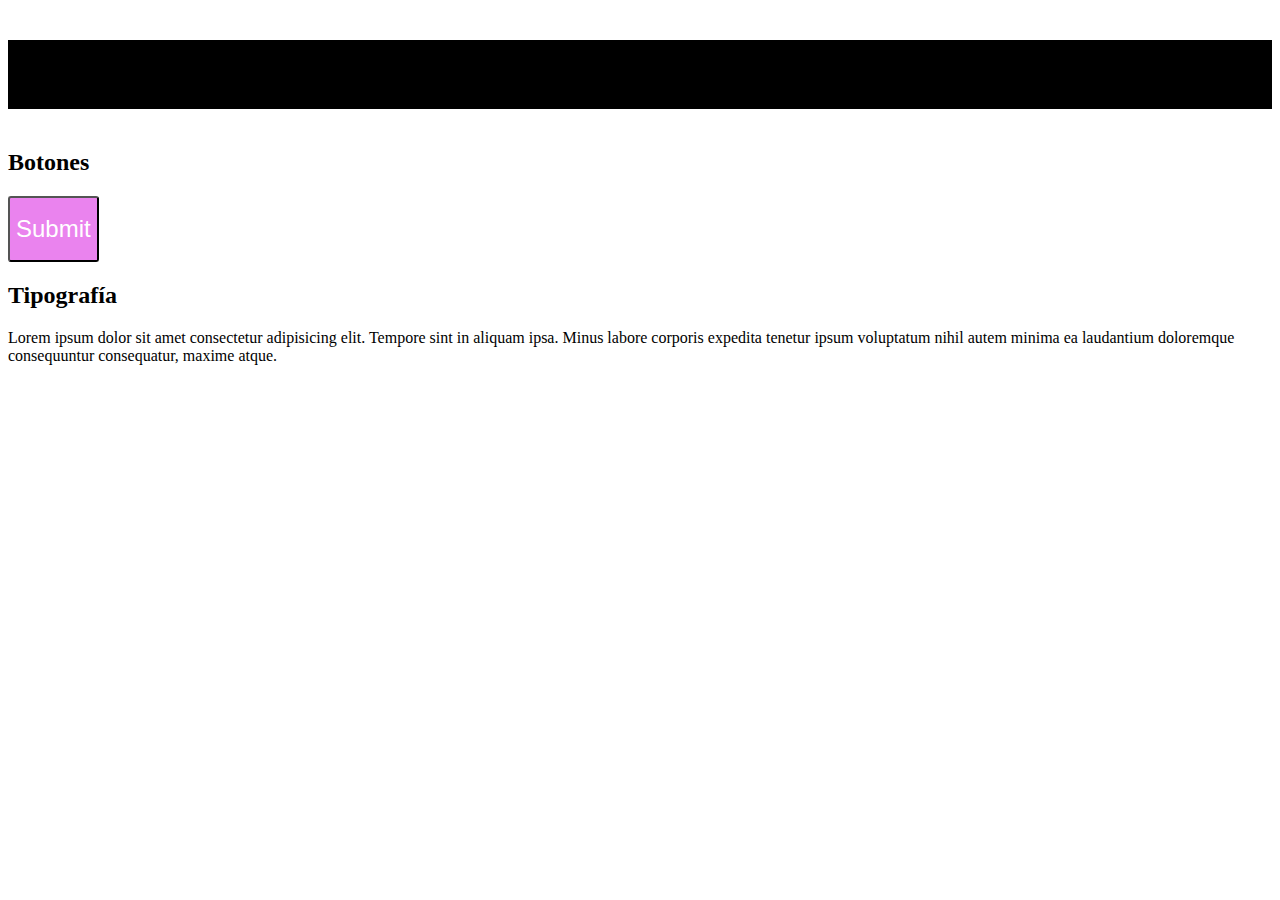
<file: StyleGuide-PlatziMusic-Anidaciones/index.html>
<!DOCTYPE html>
<html lang="en">
<head>
    <meta charset="UTF-8">
    <meta name="viewport" content="width=device-width, initial-scale=1.0">
    <meta http-equiv="X-UA-Compatible" content="ie=edge">
    <link rel="stylesheet" href="css/styles.css">
    <title>Document</title>
</head>
<body>
    <h1>PlatziMusic Styguide</h1>
    <section>
        <h2>Botones</h2>
        <input class="btn" type="submit">
    </section>
    <section>
        <h2>Tipografía</h2>
        <p>Lorem ipsum dolor sit amet consectetur adipisicing elit. Tempore sint in aliquam ipsa. Minus labore corporis expedita tenetur ipsum voluptatum nihil autem minima ea laudantium doloremque consequuntur consequatur, maxime atque.</p>
    </section>
</body>
</html>
</file>
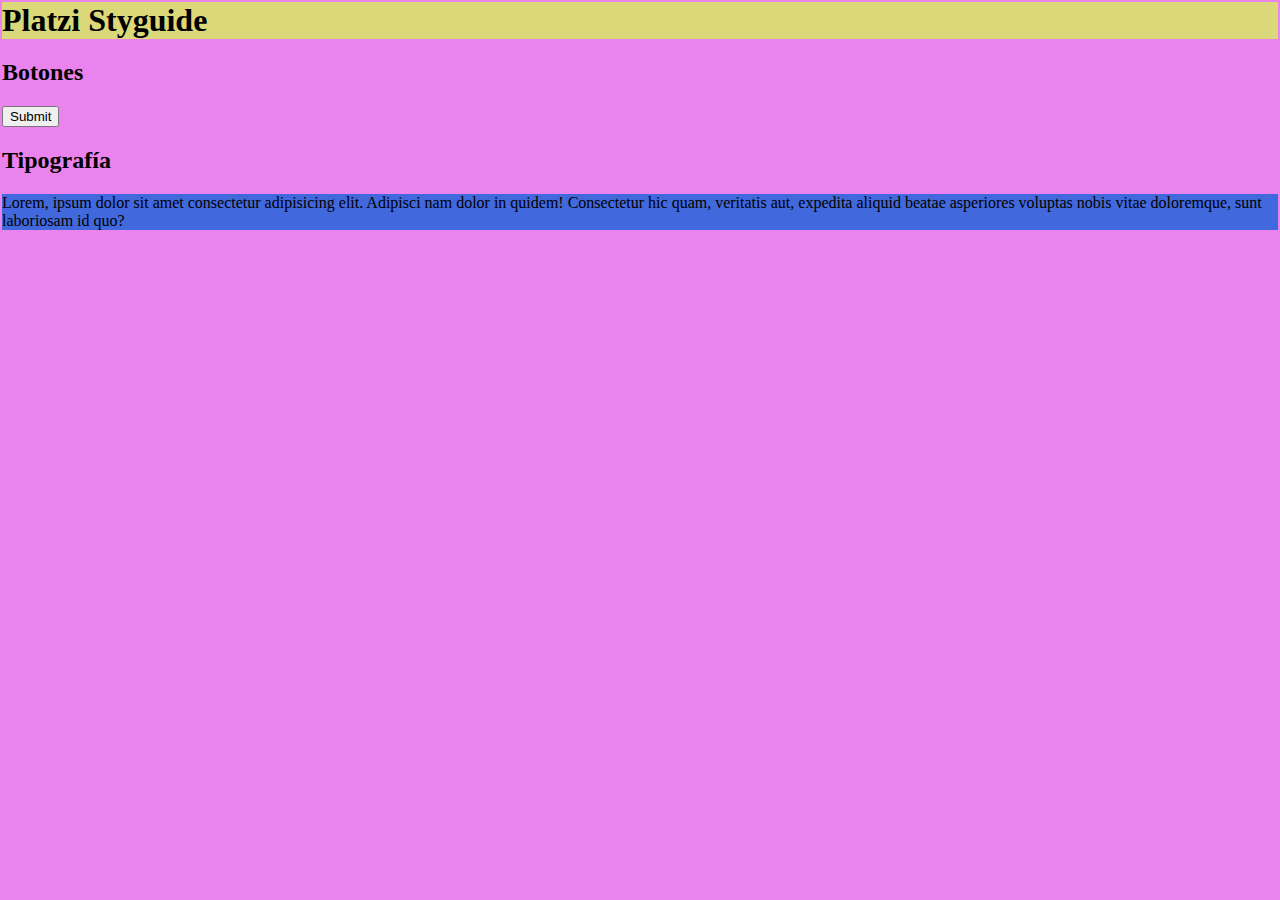
<file: variables/index.html>
<!DOCTYPE html>
<html lang="en">
    <head>
    <meta charset="UTF-8">
    <meta name="viewport"content="width=device-width, initial-scale=1.0">
    <meta http-equiv="X-UA-Compatible"content="ie=edge">
    <link rel="stylesheet"href="css/style.css"> <title>SASS</title>
    </head>
    <body>
        <h1>Platzi Styguide</h1>
        <section>
            <h2>Botones</h2>
            <input type="submit">
        </section>
        <section>
            <h2>Tipografía</h2>
            <p>Lorem, ipsum dolor sit amet consectetur adipisicing elit. Adipisci nam dolor in quidem! Consectetur hic
                quam, veritatis aut, expedita aliquid beatae asperiores voluptas nobis vitae doloremque, sunt
                laboriosam id quo?</p>
        </section>
    </body>
    </html>
</file>
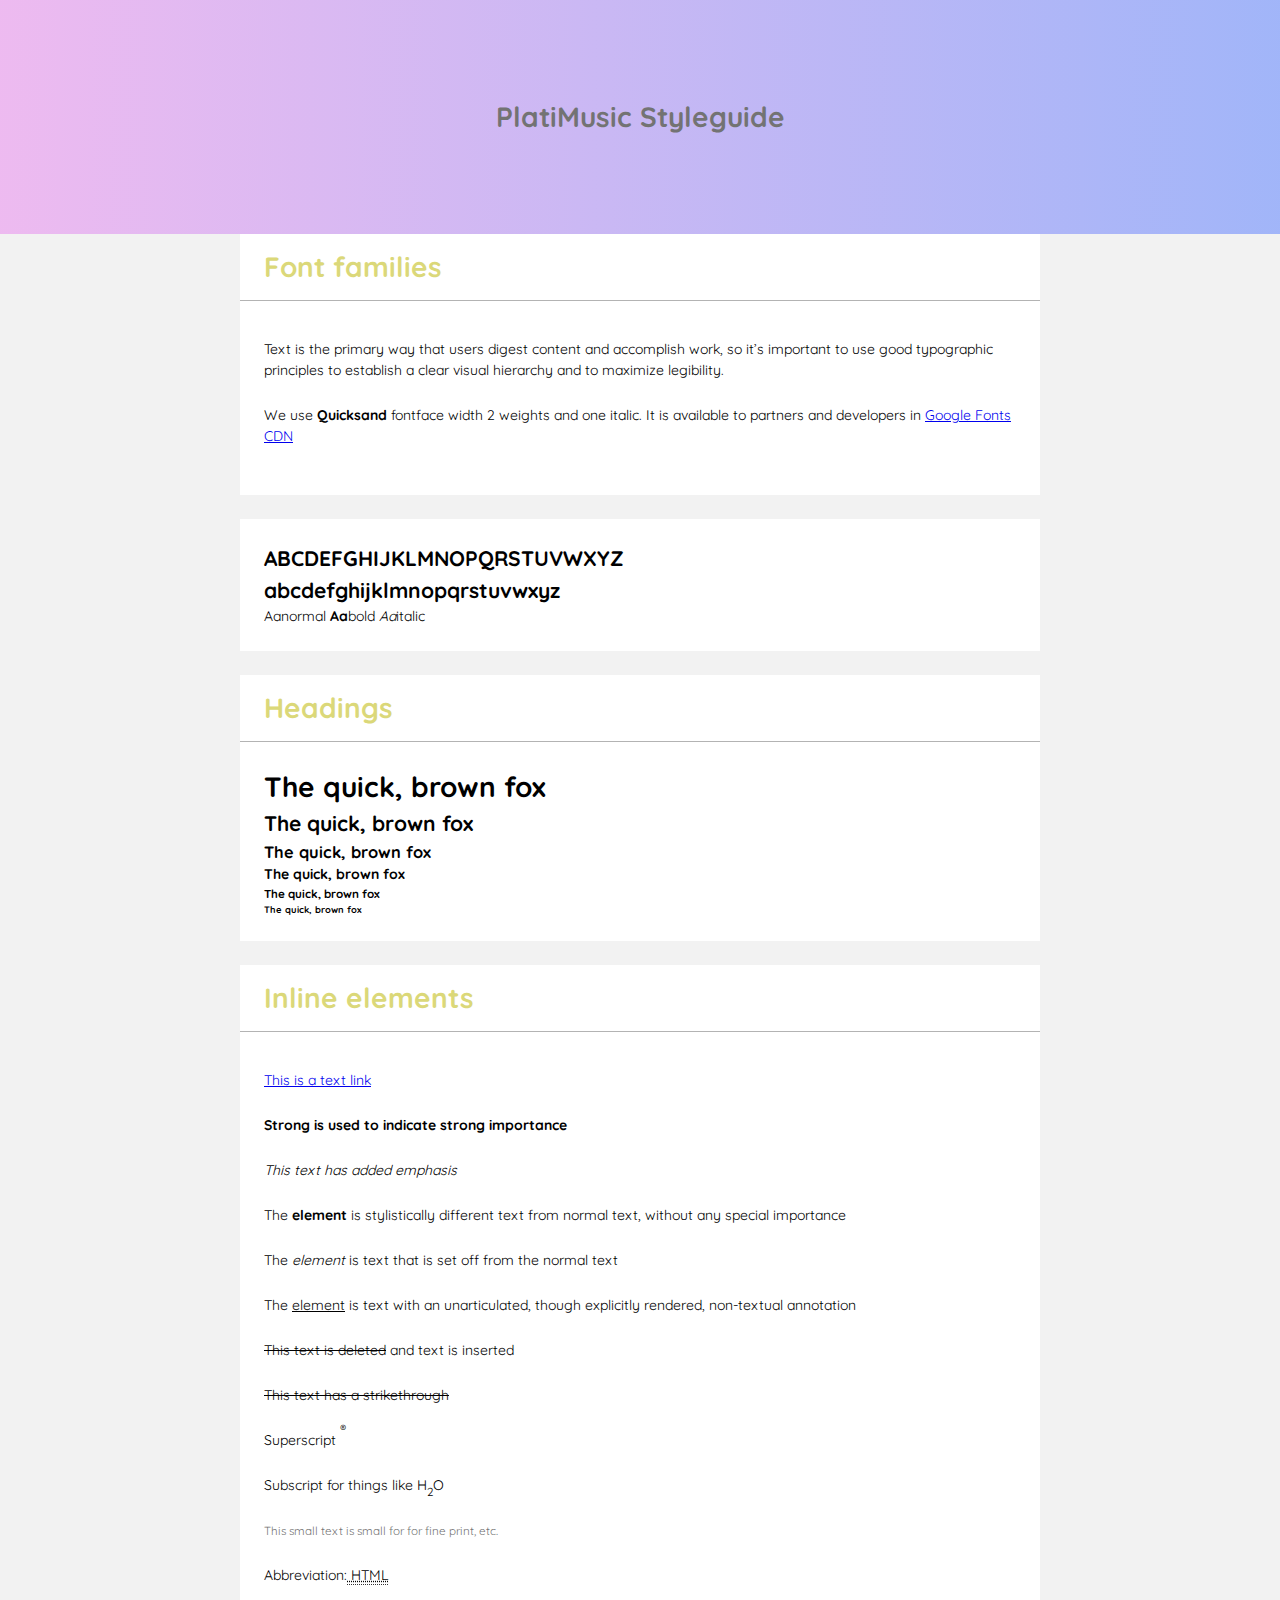
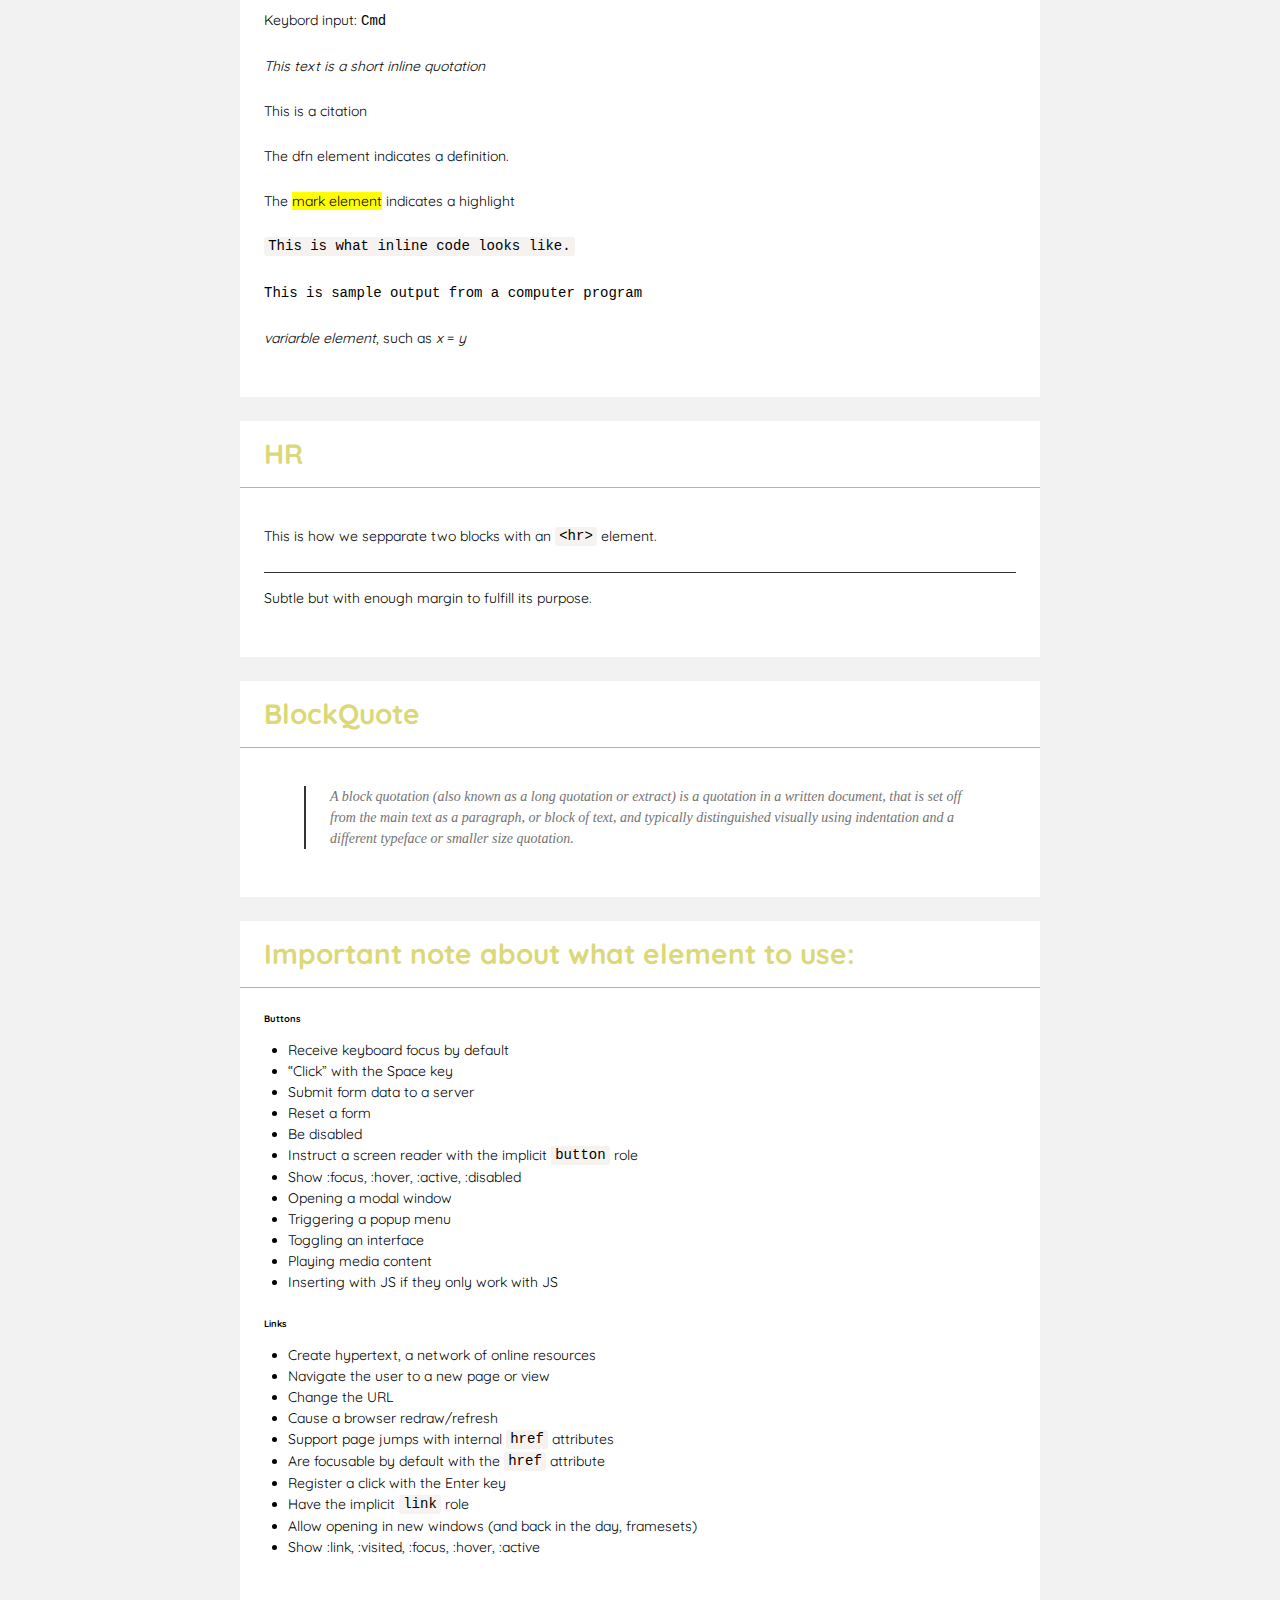
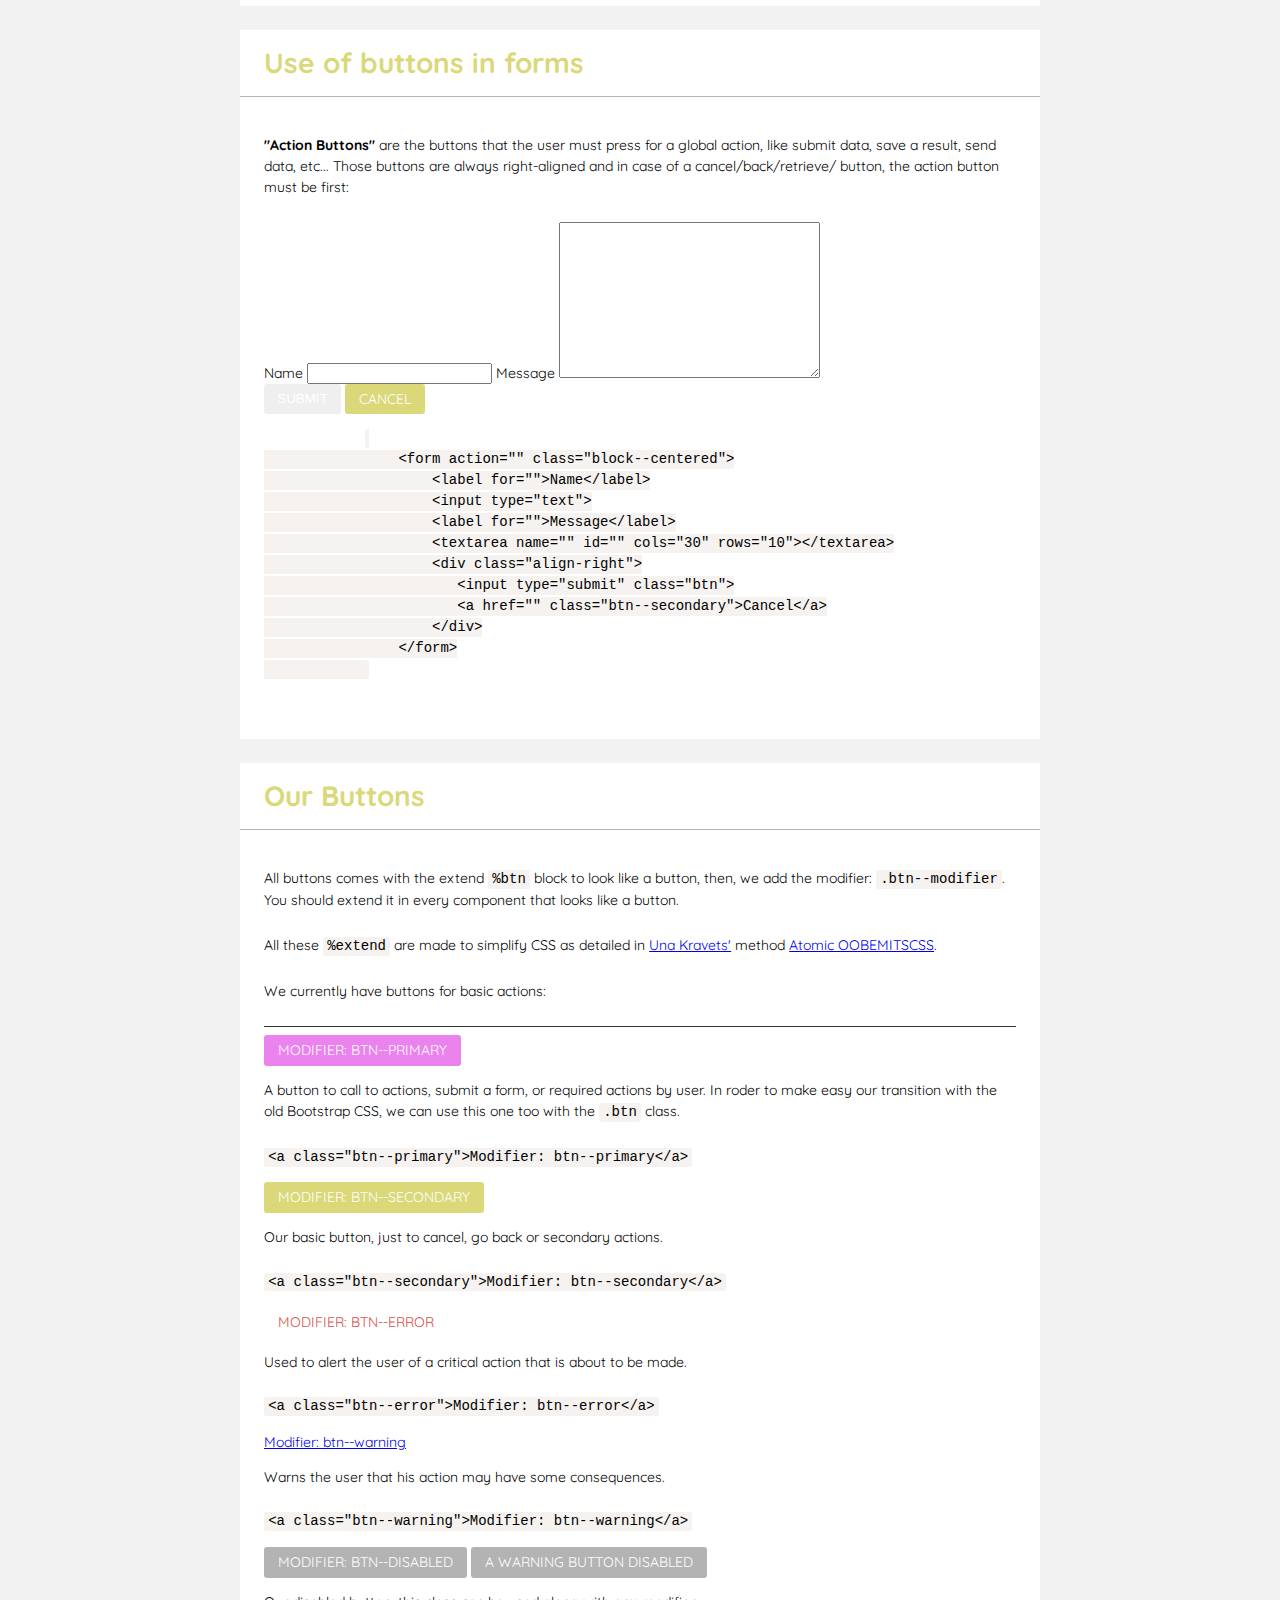
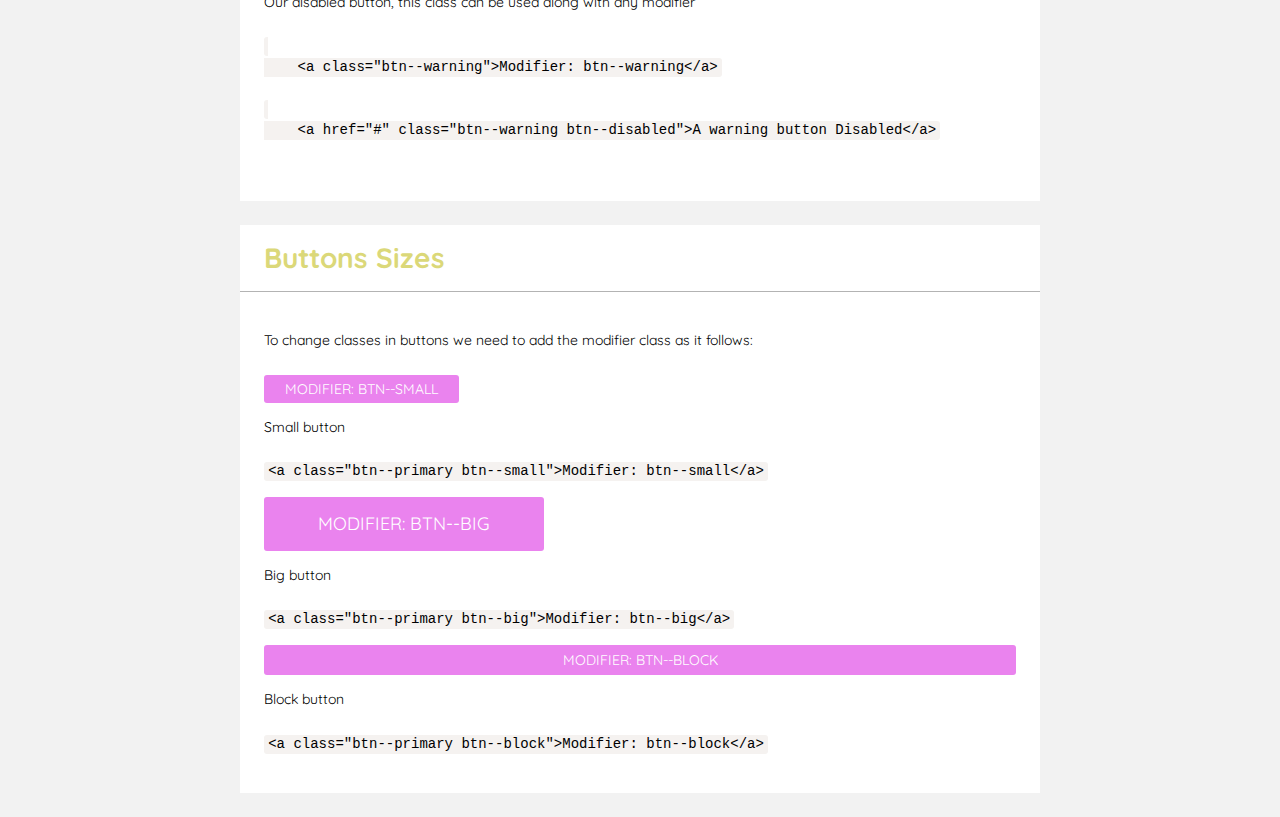
<file: StyleGuide-PlatziMusic-Directivas-de-control-de-flujo/StyleGuide-PlatziMusic-Directivas-de-control-de-flujo/index.html>
<!doctype html>
<!-- HTML5 Boilerplate -->
<!--[if lt IE 7]><html class="no-js lt-ie9 lt-ie8 lt-ie7" lang="en"> <![endif]-->
<!--[if (IE 7)&!(IEMobile)]><html class="no-js lt-ie9 lt-ie8" lang="en"><![endif]-->
<!--[if (IE 8)&!(IEMobile)]><html class="no-js lt-ie9" lang="en"><![endif]-->
<!--[if gt IE 8]><!--> <html class="no-js" lang="en"><!--<![endif]-->

<head>
<meta charset="utf-8">

<title>PlatziMusic Styleguide</title>

<!-- http://bit.ly/18VB51x -->
<meta name="HandheldFriendly" content="True">
<meta name="MobileOptimized" content="320">

<!-- CSS Para todos los navegadores -->
<link rel="stylesheet" href="css/styles.css">


<!-- Iconos -->

<!-- 16x16 -->
<link rel="shortcut icon" href="/favicon.ico">
<!-- 32x32 -->
<link rel="shortcut icon" href="/favicon.png">
<!-- 57x57 (precomposed) for iPhone 3GS, pre-2011 iPod Touch and older Android devices -->
<link rel="apple-touch-icon-precomposed" href="img/apple-touch-icon-precomposed.png">
<!-- 72x72 (precomposed) for 1st generation iPad, iPad 2 and iPad mini -->
<link rel="apple-touch-icon-precomposed" sizes="72x72" href="img/apple-touch-icon-72x72-precomposed.png">
<!-- 114x114 (precomposed) for iPhone 4, 4S, 5 and post-2011 iPod Touch -->
<link rel="apple-touch-icon-precomposed" sizes="114x114" href="img/apple-touch-icon-114x114-precomposed.png">
<!-- 144x144 (precomposed) for iPad 3rd and 4th generation -->
<link rel="apple-touch-icon-precomposed" sizes="144x144" href="img/apple-touch-icon-144x144-precomposed.png">

<!--iOS -->
<meta name="viewport" content="width=device-width, initial-scale=1.0">


<link href="https://fonts.googleapis.com/css?family=Quicksand" rel="stylesheet">

<!-- Windows 8 / RT http://bit.ly/HHkt7m -->
<meta name="msapplication-TileImage" content="img/apple-touch-icon-144x144-precomposed.png">
<meta name="msapplication-TileColor" content="#000">
<meta http-equiv="cleartype" content="on">
</head>

<body>
    <header class="header">
        <h1>PlatiMusic Styleguide</h1>
    </header>

<div class="block">
    <div class="block__title">Font families</div>
    <div class="block__body">
        <p>Text is the primary way that users digest content and accomplish work, so it’s important to use good typographic principles to establish a clear visual hierarchy and to maximize legibility.</p>
        <p>We use <b>Quicksand</b> fontface width 2 weights and one italic. It is available to partners and developers in <a href="https://www.google.com/fonts/specimen/Open+Sans" target="_blank">Google Fonts CDN</a></p>
    </div>
</div>
<div class="block">
    <div class="block__body">
        <h2>ABCDEFGHIJKLMNOPQRSTUVWXYZ</h2>
        <h2>abcdefghijklmnopqrstuvwxyz</h2>
        <span class="stfontblock">Aa<span>normal</span></span>
        <span class="stfontblock"><b>Aa</b><span>bold</span></span>
        <span class="stfontblock"><i>Aa</i><span>italic</span></span>

    </div>
</div>
<div class="block">
    <div class="block__title">Headings</div>
    <div class="block__body">
        <h1 data-header="h1" class="sttitlebag">The quick, brown fox</h1>
        <h2 data-header="h2" class="sttitlebag">The quick, brown fox</h2>
        <h3 data-header="h3" class="sttitlebag">The quick, brown fox</h3>
        <h4 data-header="h4" class="sttitlebag">The quick, brown fox</h4>
        <h5 data-header="h5" class="sttitlebag">The quick, brown fox</h5>
        <h6 data-header="h6" class="sttitlebag">The quick, brown fox</h6>
    </div>
</div>

<div class="block">
    <div class="block__title">Inline elements</div>
    <div class="block__body">
        <p><a href="#">This is a text link</a></p>
        <p><strong>Strong is used to indicate strong importance</strong></p>
        <p><em>This text has added emphasis</em></p>
        <p>The <b>element</b> is stylistically different text from normal text, without any special importance</p>
        <p>The <i>element</i> is text that is set off from the normal text</p>
        <p>
            The
            <u>element</u> is text with an unarticulated, though explicitly rendered, non-textual annotation
        </p>
        <p>
            <del>This text is deleted</del> and
            <This>text is inserted</This>
        </p>
        <p>
            <s>This text has a strikethrough</s>
        </p>
        <p>Superscript <sup>®</sup></p>
        <p>Subscript for things like H<sub>2</sub>O</p>
        <p><small>This small text is small for for fine print, etc.</small></p>
        <p>Abbreviation:<abbr title="HyperText Markup Language"> HTML</abbr></p>
        <p>Keybord input: <kbd>Cmd</kbd></p>
        <p>
            <q cite="https://developer.mozilla.org/en-US/docs/HTML/Element">This text is a short inline quotation</q>
        </p>
        <p>
            <cite>This is a citation</cite>
        </p>
        <p>
            The
            <def>dfn element</def> indicates a definition.
        </p>
        <p>
            The
            <mark>mark element</mark> indicates a highlight
        </p>
        <p><code>This is what inline code looks like.</code></p>
        <p><samp>This is sample output from a computer program</samp></p>
        <p>
            <The>
                <var>variarble element</var>, such as
                <var>x</var> =
                <var>y</var>
            </The>
        </p>
    </div>
</div>
<div class="block">
    <div class="block__title">HR</div>
    <div class="block__body">
        <p>This is how we sepparate two blocks with an <code>&lt;hr&gt;</code> element.</p>
        <hr />
        <p>Subtle but with enough margin to fulfill its purpose.</p>
    </div>

</div>
<div class="block">
    <div class="block__title">BlockQuote</div>
    <div class="block__body">
        <blockquote>
            <p>A block quotation (also known as a long quotation or extract) is a quotation in a written document, that is set off from the main text as a paragraph, or block of text, and typically distinguished visually using indentation and a different typeface or smaller size quotation.</p>
        </blockquote>
    </div>
</div>
<div class="block">
    <div class="block__title">
        Important note about what element to use:
    </div>
    <div class="block__body">
        <h6>Buttons</h6>
        <ul>
            <li>Receive keyboard focus by default</li>
            <li>“Click” with the Space key</li>
            <li>Submit form data to a server</li>
            <li>Reset a form</li>
            <li>Be disabled</li>
            <li>Instruct a screen reader with the implicit <code>button</code> role</li>
            <li>Show :focus, :hover, :active, :disabled</li>

            <li>Opening a modal window</li>
            <li>Triggering a popup menu</li>
            <li>Toggling an interface</li>
            <li>Playing media content</li>
            <li>Inserting with JS if they only work with JS</li>
        </ul>
        <h6>Links</h6>
        <ul>
            <li>Create hypertext, a network of online resources</li>
            <li>Navigate the user to a new page or view</li>
            <li>Change the URL</li>
            <li>Cause a browser redraw/refresh</li>
            <li>Support page jumps with internal <code>href</code> attributes</li>
            <li>Are focusable by default with the <code>href</code> attribute</li>
            <li>Register a click with the Enter key</li>
            <li>Have the implicit <code>link</code> role</li>
            <li>Allow opening in new windows (and back in the day, framesets)</li>
            <li>Show :link, :visited, :focus, :hover, :active</li>
        </ul>
    </div>
</div>
<div class="block">
    <div class="block__title">
        Use of buttons in forms
    </div>
    <div class="block__body">
        <p><b>"Action Buttons"</b> are the buttons that the user must press for a global action, like submit data, save a result, send data, etc... Those buttons are always right-aligned and in case of a cancel/back/retrieve/ button, the action button must be first:</p>
        <form action="" class="block--centered">
            <label for="">Name</label>
            <input type="text">
            <label for="">Message</label>
            <textarea name="" id="" cols="30" rows="10"></textarea>
            <div class="align-right">
               <input type="submit" class="btn">
               <a href="" class="btn--secondary">Cancel</a>
            </div>
        </form>
        <pre>
            <code class="language-html">
                &lt;form action="" class="block--centered"&gt;
                    &lt;label for=""&gt;Name&lt;/label&gt;
                    &lt;input type="text"&gt;
                    &lt;label for=""&gt;Message&lt;/label&gt;
                    &lt;textarea name="" id="" cols="30" rows="10"&gt;&lt;/textarea&gt;
                    &lt;div class="align-right"&gt;
                       &lt;input type="submit" class="btn"&gt;
                       &lt;a href="" class="btn--secondary"&gt;Cancel&lt;/a&gt;
                    &lt;/div&gt;
                &lt;/form&gt;
            </code>
        </pre>
    </div>
</div>
<div class="block">
    <div class="block__title">Our Buttons</div>
    <div class="block__body">
        <p>All buttons comes with the extend <code>%btn</code> block to look like a button, then, we add the modifier: <code>.btn--modifier</code>. You should extend it in every component that looks like a button.</p>

        <p>All these <code>%extend</code> are made to simplify CSS as detailed in <a href="https://twitter.com/una">Una Kravets'</a> method <a href="http://una.im/classy-css/#💁">Atomic OOBEMITSCSS</a>.</p>
        <p>We currently have buttons for basic actions:</p>
        <hr>
        <div class="grid margin-bottom-xl">
            <div class="grid--item-6 valign-center">
                <a href="#" class="btn--primary">Modifier: btn--primary</a>
            </div>
            <div class="grid--item-6">
                <p> A button to call to actions, submit a form, or required actions by user. In roder to make easy our transition with the old Bootstrap CSS, we can use this one too with the <code>.btn</code> class.</p>
                <pre><code class="language-html">&lt;a class="btn--primary"&gt;Modifier: btn--primary&lt;/a&gt;</code></pre>
            </div>
        </div>

        <div class="grid margin-bottom-xl">
            <div class="grid--item-6 valign-center">
                <a href="#" class="btn--secondary">Modifier: btn--secondary</a>

            </div>
            <div class="grid--item-6">
                <p> Our basic button, just to cancel, go back or secondary actions.</p>
                <pre><code class="language-html">&lt;a class="btn--secondary"&gt;Modifier: btn--secondary&lt;/a&gt;</code></pre>
            </div>
        </div>

        <div class="grid margin-bottom-xl">
            <div class="grid--item-6 valign-center">
                <a href="#" class="btn--error">Modifier: btn--error</a>

            </div>
            <div class="grid--item-6">
                <p>Used to alert the user of a critical action that is about to be made.</p>
                <pre><code class="language-html">&lt;a class="btn--error"&gt;Modifier: btn--error&lt;/a&gt;</code></pre>
            </div>
        </div>

        <div class="grid margin-bottom-xl">
            <div class="grid--item-6 valign-center">
                <a href="#" class="btn--warning">Modifier: btn--warning</a>

            </div>
            <div class="grid--item-6">
                <p>Warns the user that his action may have some consequences.</p>
                 <pre><code class="language-html">&lt;a class="btn--warning"&gt;Modifier: btn--warning&lt;/a&gt;</code></pre>
            </div>
        </div>
        <div class="grid margin-bottom-xl">
            <div class="grid--item-6 valign-center">
                <div>
                    <a href="#" class="btn--primary btn--disabled margin-bottom">Modifier: btn--disabled</a>
                    <a href="#" class="btn--warning btn--disabled">A warning button Disabled</a>
                </div>
            </div>
            <div class="grid--item-6">
                <p>Our disabled button, this class can be used along with any modifier</p>
 <pre>
<code class="language-html">
    &lt;a class="btn--warning"&gt;Modifier: btn--warning&lt;/a&gt;
</code>
<code class="language-html">
    &lt;a href="#" class="btn--warning btn--disabled"&gt;A warning button Disabled&lt;/a&gt;
</code>
</pre>
            </div>
        </div>
    </div>
</div>
<div class="block">
    <div class="block__title">
       Buttons Sizes
    </div>
    <div class="block__body">
        <p>To change classes in buttons we need to add the modifier class as it follows:</p>
       <div class="grid margin-bottom-xl">
            <div class="grid--item-6 valign-center">
                <a href="#" class="btn--primary btn--small">Modifier: btn--small</a>
            </div>
            <div class="grid--item-6">
                <p>Small button</p>
                <pre><code class="language-html">&lt;a class="btn--primary btn--small"&gt;Modifier: btn--small&lt;/a&gt;</code></pre>
            </div>
        </div>

        <div class="grid margin-bottom-xl">
            <div class="grid--item-6 valign-center">
                <a href="#" class="btn--primary btn--big">Modifier: btn--big</a>
            </div>
            <div class="grid--item-6">
                <p>Big button</p>
                <pre><code class="language-html">&lt;a class="btn--primary btn--big"&gt;Modifier: btn--big&lt;/a&gt;</code></pre>
            </div>
        </div>

        <div class="grid margin-bottom-xl">
            <div class="grid--item-6 valign-center">
                <a href="#" class="btn--primary btn--block">Modifier: btn--block</a>
            </div>
            <div class="grid--item-6">
                <p>Block button</p>
                <pre><code class="language-html">&lt;a class="btn--primary btn--block"&gt;Modifier: btn--block&lt;/a&gt;</code></pre>
            </div>
        </div>
    </div>
</div>
</body>
</html>
</file>
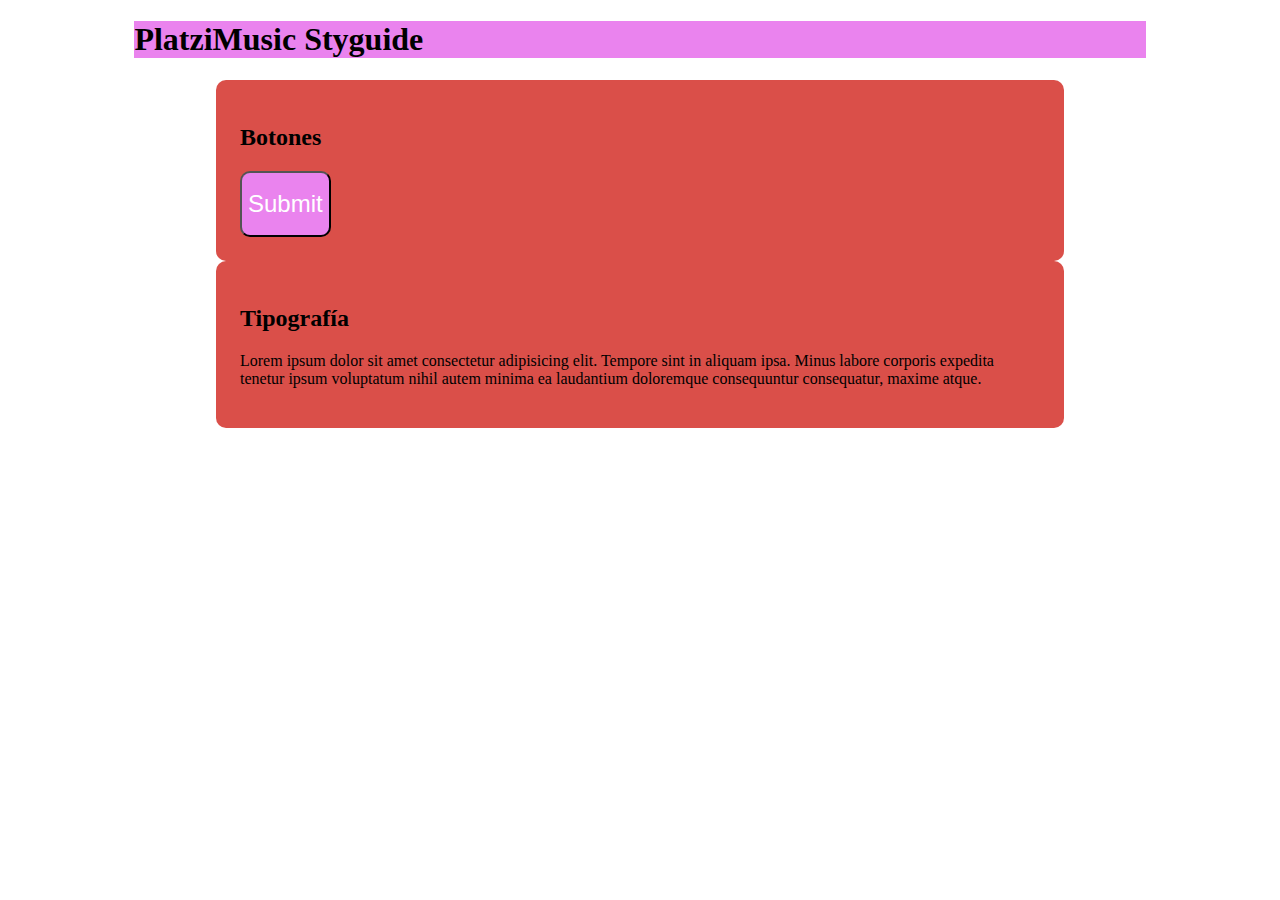
<file: StyleGuide-PlatziMusic-Mixins/StyleGuide-PlatziMusic-Mixins/index.html>
<!DOCTYPE html>
<html lang="en">
<head>
    <meta charset="UTF-8">
    <meta name="viewport" content="width=device-width, initial-scale=1.0">
    <meta http-equiv="X-UA-Compatible" content="ie=edge">
    <link rel="stylesheet" href="css/styles.css">
    <title>Document</title>
</head>
<body>
    <header class="max-width--huge">
        <h1>PlatziMusic Styguide</h1>
    </header>
    <section>
        <h2>Botones</h2>
        <input class="btn" type="submit">
    </section>
    <section>
        <h2>Tipografía</h2>
        <p>Lorem ipsum dolor sit amet consectetur adipisicing elit. Tempore sint in aliquam ipsa. Minus labore corporis expedita tenetur ipsum voluptatum nihil autem minima ea laudantium doloremque consequuntur consequatur, maxime atque.</p>
    </section>
</body>
</html>
</file>
<file: StyleGuide-PlatziMusic-Anidaciones/css/styles.css>
table tr:hover {
  background-color: #dbd879; }

/*--------------------------------*\
    $BUTTOMS
\*--------------------------------*/
.btn {
  display: inline-block;
  color: white;
  background-color: #ea83ee;
  line-height: 2.5;
  border-radius: 3px;
  font-size: 24px; }
  .btn__icon {
    font-size: .6em; }
  .btn.btn--info {
    background-color: #42b8dd; }

/*--------------------------------*\
    $TIPOGRAFIA
\*--------------------------------*/
/*--------------------------------*\
    $LINKS
\*--------------------------------*/
h1 {
  background: black;
  font-size: 60px; }

/*--------------------------------*\
    $GRIDS
\*--------------------------------*/
/*--------------------------------*\
    $UTILITIES
\*--------------------------------*/
</file>
<file: variables/css/style.css>
/* ----------------------------- *\
|             $COLORS             |
\* ----------------------------- */
/* ----------------------------- *\
|             $otrs           |
\* ----------------------------- */
article {
  background-attachment: fixed;
  margin: 0;
  background: #ea83ee;
  font-family: "Quicksand", sans-serif;
  color: #5bb75b; }

body {
  margin: 2px;
  background: #ea83ee; }

h1 {
  background: #dbd879;
  margin: 0; }

p {
  background: #4268dd; }
</file>
<file: StyleGuide-PlatziMusic-Directivas-de-control-de-flujo/StyleGuide-PlatziMusic-Directivas-de-control-de-flujo/css/styles.css>
@charset "UTF-8";
/*--------------------------------*\
    $COLORS
\*--------------------------------*\
/*
* Branding Colors
*/
/*--------------------------------*\
    $MIXINS
\*--------------------------------*/
table tr:hover {
  background-color: #dbd879; }

/*------------------------------------*\
    $BOTONES
\*------------------------------------*/
/*
 * Definimos los botones y sus variantes
 */
/**
 * .btn es la clase principal para definir un botón
 */
.btn, .btn--disabled, .btn--info, .btn--error, .btn--success, .btn--primary, .btn--secondary {
  display: inline-block;
  line-height: 2.2;
  color: white;
  text-align: center;
  vertical-align: middle;
  font-size: fs(normal);
  text-transform: uppercase;
  white-space: nowrap;
  border: none;
  cursor: pointer;
  margin: 0;
  padding-top: 0;
  padding-bottom: 0;
  padding-right: 1em;
  padding-left: 1em;
  border-radius: 3px;
  text-decoration: none;
  /**
 	* Nadie quiere un botón con texto subrayado cuando
 	* hacemos hover.
 	*/ }
  .btn:hover, .btn--disabled:hover, .btn--info:hover, .btn--error:hover, .btn--success:hover, .btn--primary:hover, .btn--secondary:hover {
    text-decoration: none;
    color: white; }
  .btn:active, .btn--disabled:active, .btn--info:active, .btn--error:active, .btn--success:active, .btn--primary:active, .btn--secondary:active, .btn:focus, .btn--disabled:focus, .btn--info:focus, .btn--error:focus, .btn--success:focus, .btn--primary:focus, .btn--secondary:focus {
    outline: none; }
  .btn:visited, .btn--disabled:visited, .btn--info:visited, .btn--error:visited, .btn--success:visited, .btn--primary:visited, .btn--secondary:visited {
    color: white;
    text-decoration: none; }
  .btn--info {
    background-color: #42b8dd; }

/**
* Botón de Info
*/
.btn--info {
  color: #42b8dd; }
  .btn--info:hover {
    color: #42b8dd; }
  .btn--info:visited {
    color: #42b8dd; }

/**
* Botón de Error
*/
.btn--error {
  color: #da4f49; }
  .btn--error:hover {
    color: #da4f49; }
  .btn--error:visited {
    color: #da4f49; }

/**
* Botón de OK
*/
.btn--success {
  color: #5bb75b; }
  .btn--success:hover {
    color: #5bb75b; }
  .btn--success:visited {
    color: #5bb75b; }

/**
* Botón principal
*/
.btn--primary {
  background-color: #ea83ee; }

.btn--secondary {
  background-color: #dbd879; }

/*------------------------------------*\
    $BOTONES-TAMAÑOS
\*------------------------------------*/
/**
 * Variantes de los botones por tamaño.
 *
 */
.btn--mini {
  padding-right: 0.5em;
  padding-left: 0.5em;
  line-height: 1.5;
  font-size: 12px; }

.btn--small {
  padding-right: 1.5em;
  padding-left: 1.5em;
  line-height: 2;
  font-size: 14px; }

.btn--big {
  padding-right: 3em;
  padding-left: 3em;
  line-height: 3;
  font-size: 18px; }

.btn--block {
  display: block; }

/**
* Botón no disponible
*/
.btn--disabled {
  opacity: 5;
  cursor: not-allowed;
  background-color: #b3b3b3; }

/*--------------------------------*\
    $TIPOGRAFIA
\*--------------------------------*/
h1,
h2,
h3,
h4,
h5,
h6 {
  margin: 0;
  font-family: "Quicksand", sans-serif;
  font-weight: bold;
  text-rendering: optimizelegibility; }
  h1.altheader,
  h2.altheader,
  h3.altheader,
  h4.altheader,
  h5.altheader,
  h6.altheader {
    color: #737373;
    text-transform: uppercase;
    display: block; }

p,
ol,
ul,
dl,
address {
  margin-bottom: 24px;
  line-height: 1.5; }

small {
  font-size: fs(x-small);
  color: #737373; }

ul,
ol {
  margin: 0 0 1.5 0;
  padding: 0 0 0 24px; }

li ul,
li ol {
  margin: 0; }

blockquote {
  margin: 0 0 1.5 0;
  padding-left: 24px;
  border-left: 2px solid #333333;
  font-family: Georgia, Times, "Times New Roman";
  font-style: normal; }
  blockquote p {
    color: #737373;
    font-style: italic;
    line-height: 1.5; }

q {
  quotes: none;
  font-style: italic; }

blockquote p::before,
blockquote p::after,
q:before,
q:after {
  content: ""; }

cite {
  font-style: normal; }

dl,
dd {
  margin-bottom: 1.5; }

dt {
  font-weight: bold; }

.dl-horizontal dt {
  float: left;
  clear: left;
  width: 20.25%;
  text-align: right; }

.dl-horizontal dd {
  margin-left: 22.78%; }

abbr[title] {
  border-bottom: 1px dotted #333333;
  cursor: help; }

b, strong {
  font-weight: bold; }

dfn {
  font-style: italic; }

ins {
  background-color: white;
  color: black;
  text-decoration: none; }

mark {
  background-color: yellow;
  color: black; }

pre,
code,
kbd,
samp {
  font-family: "Courier New", monospace;
  font-size: fs(small);
  line-height: 1.5; }

code {
  background-color: #f5f2f0;
  padding: 0.1em 0.3em;
  border-radius: 3px; }

pre {
  white-space: pre;
  white-space: pre-wrap;
  word-wrap: break-word; }

sub,
sup {
  position: relative;
  font-size: fs(x-small);
  line-height: 0;
  vertical-align: 1.5; }

sup {
  top: -.5em; }

sub {
  bottom: -.25em; }

hr {
  clear: both;
  display: block;
  margin: 1.5 0;
  padding: 0;
  height: 1px;
  border: 0;
  border-top: 1px solid #333333; }

.intro {
  font-weight: bold; }

/*--------------------------------*\
    $GRIDS
\*--------------------------------*/
/*------------------------------------*\
    $SITIO
\*------------------------------------*/
@-ms-viewport {
  width: device-width; }

@-o-viewport {
  width: device-width; }

@viewport {
  width: device-width; }

html {
  background: #f2f2f2;
  font-size: 87.5%;
  -webkit-overflow-scrolling: touch;
  -webkit-tap-highlight-color: transparent;
  -webkit-text-size-adjust: 100%;
  -ms-text-size-adjust: 100%; }

body {
  margin: 0;
  padding: 0;
  width: 100%;
  background-color: transparent;
  font-family: "Quicksand", sans-serif;
  line-height: 1.5;
  color: black; }

section {
  max-width: 800px;
  margin-left: auto;
  margin-right: auto;
  background-color: blue;
  background-color: #b3b3b3;
  padding: 24px; }
  @media only screen and (min-width: 800px) {
    section {
      background-color: red; } }

.max-width--huge {
  max-width: 80%;
  margin-left: auto;
  margin-right: auto; }

.header {
  background: -webkit-gradient(linear, right top, left top, from(rgba(81, 121, 255, 0.5)), to(rgba(233, 131, 238, 0.5)));
  background: -webkit-linear-gradient(right, rgba(81, 121, 255, 0.5), rgba(233, 131, 238, 0.5));
  background: -o-linear-gradient(right, rgba(81, 121, 255, 0.5), rgba(233, 131, 238, 0.5));
  background: linear-gradient(to left, rgba(81, 121, 255, 0.5), rgba(233, 131, 238, 0.5));
  padding: 100px 0 186px;
  text-align: center;
  padding: 96px 0;
  color: #737373; }

.block {
  max-width: 800px;
  margin-left: auto;
  margin-right: auto;
  margin-bottom: 24px;
  background-color: white;
  position: relative; }
  .block__body {
    padding: 24px;
    background-color: white;
    position: relative; }
  .block__title {
    background-color: white;
    padding: 12px 24px;
    font-size: 28px;
    font-weight: bold;
    color: #dbd879;
    border-bottom: 1px solid #b3b3b3; }

/*--------------------------------*\
    $UTILITIES
\*--------------------------------*/
</file>
<file: StyleGuide-PlatziMusic-Mixins/StyleGuide-PlatziMusic-Mixins/css/styles.css>
/*--------------------------------*\
    $COLORS
\*--------------------------------*\
/*
* Branding Colors
*/
/*--------------------------------*\
    $MIXINS
\*--------------------------------*/
table tr:hover {
  background-color: #dbd879; }

/*--------------------------------*\
    $BUTTOMS
\*--------------------------------*/
.btn {
  display: inline-block;
  color: white;
  background-color: #ea83ee;
  line-height: 2.5;
  border-radius: 10px;
  font-size: 24px; }
  .btn__icon {
    font-size: .6em; }
  .btn.btn--info {
    background-color: #42b8dd; }

/*--------------------------------*\
    $TIPOGRAFIA
\*--------------------------------*/
/*--------------------------------*\
    $GRIDS
\*--------------------------------*/
section {
  max-width: 800px;
  margin-left: auto;
  margin-right: auto;
  background-color: #42b8dd;
  border-radius: 10px;
  padding: 24px; }
  @media only screen and (min-width: 1000px) {
    section {
      background-color: #da4f49; } }

.max-width--huge {
  max-width: 80%;
  margin-left: auto;
  margin-right: auto; }

header {
  background-color: #ea83ee; }

/*--------------------------------*\
    $UTILITIES
\*--------------------------------*/
</file>
